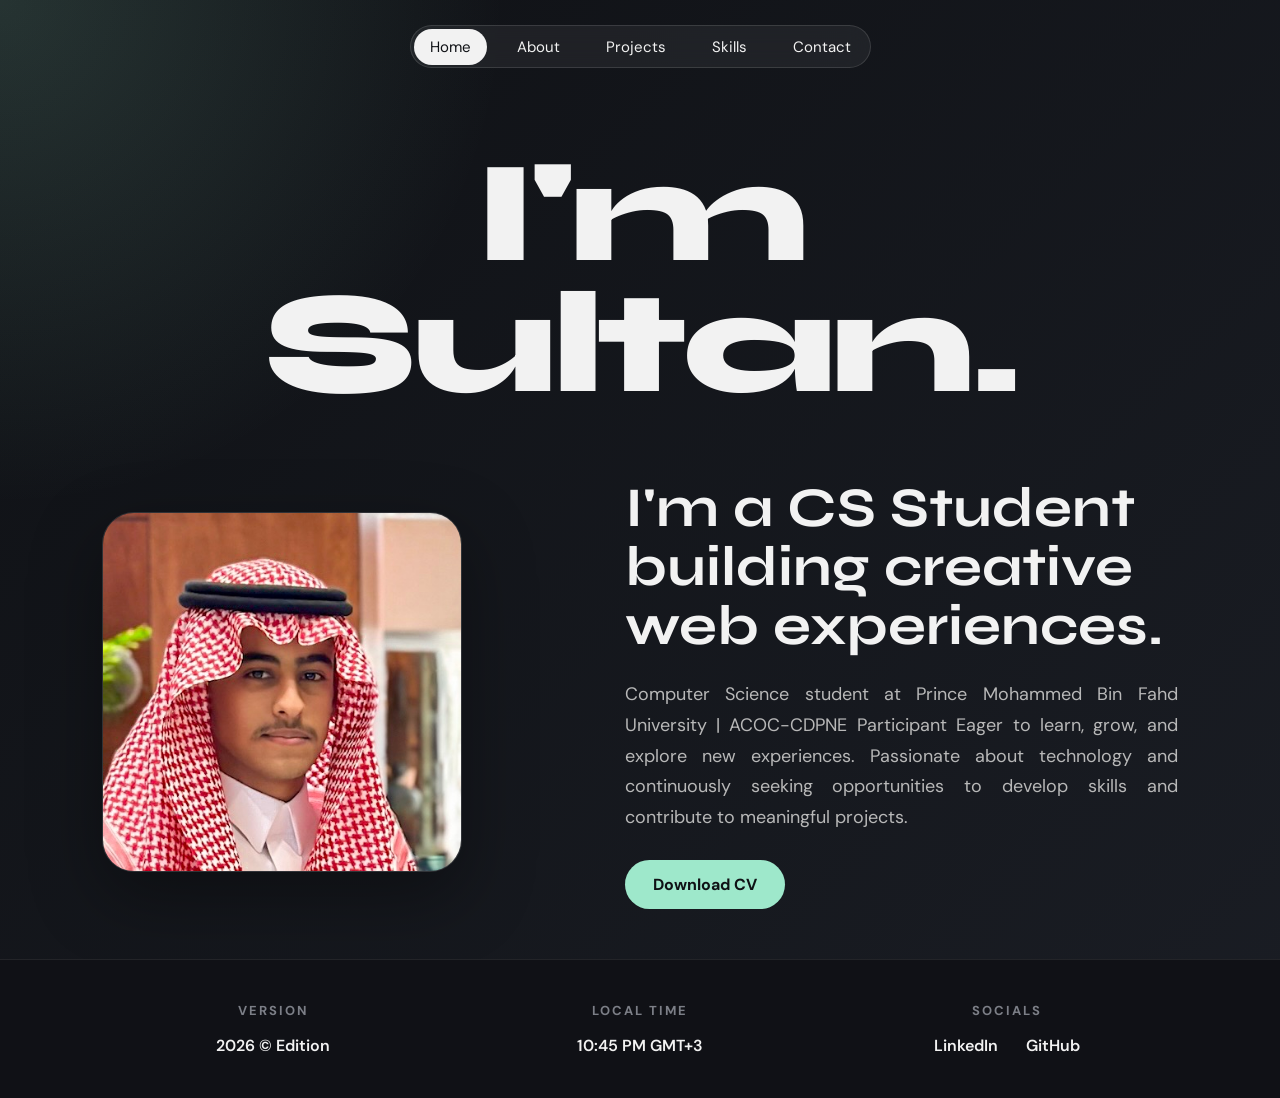
<file: index.html>
<!DOCTYPE html>
<html lang="en">
<head>
  <meta charset="UTF-8">
  <meta name="viewport" content="width=device-width, initial-scale=1.0">
  <title>Sultan Portfolio</title>

  <link rel="stylesheet" href="style.css">
  <script src="script.js" defer></script>

  <link rel="preconnect" href="https://fonts.googleapis.com">
  <link rel="preconnect" href="https://fonts.gstatic.com" crossorigin>
  <link href="https://fonts.googleapis.com/css2?family=Syne:wght@400;600;700;800&family=DM+Sans:wght@300;400;500;700&display=swap" rel="stylesheet">
</head>

<body>
  <nav class="navbar">
    <ul class="nav-links">
      <li><a class="active" href="index.html">Home</a></li>
      <li><a href="about.html">About</a></li>
      <li><a href="projects.html">Projects</a></li>
      <li><a href="skills.html">Skills</a></li>
      <li><a href="contact.html">Contact</a></li>
    </ul>
  </nav>

  <main class="hero">
    <h1 class="big-title">I'm Sultan.</h1>

    <section class="hero-content">
      <div class="hero-image">
        <img src="images/Personal-image-1.JPG" alt="Sultan personal image">
      </div>

      <div class="hero-text">
        <h2>I'm a CS Student building creative web experiences.</h2>
        <p style="text-align: justify;">
          Computer Science student at Prince Mohammed Bin Fahd University | ACOC-CDPNE Participant
Eager to learn, grow, and explore new experiences. Passionate about technology and continuously seeking opportunities to develop skills and contribute to meaningful projects.

        </p>

        <a class="main-btn" href="files/CV.pdf" download>Download CV</a>
      </div>
    </section>
  </main>

  <footer class="footer">
    <div class="footer-box">
      <p class="footer-title">VERSION</p>
      <p class="footer-text">2026 &copy; Edition</p>
    </div>

    <div class="footer-box">
      <p class="footer-title">LOCAL TIME</p>
      <p class="footer-text" id="riyadh-time"></p>
    </div>

    <div class="footer-box">
      <p class="footer-title">SOCIALS</p>
      <div class="social-links">
       <a href="https://www.linkedin.com/in/sultan-j-alshammari" target="_blank">LinkedIn</a>        
        <a href="https://github.com/sultan-platform" target="_blank">GitHub</a>
      </div>
    </div>
  </footer>
</body>
</html>
</file>
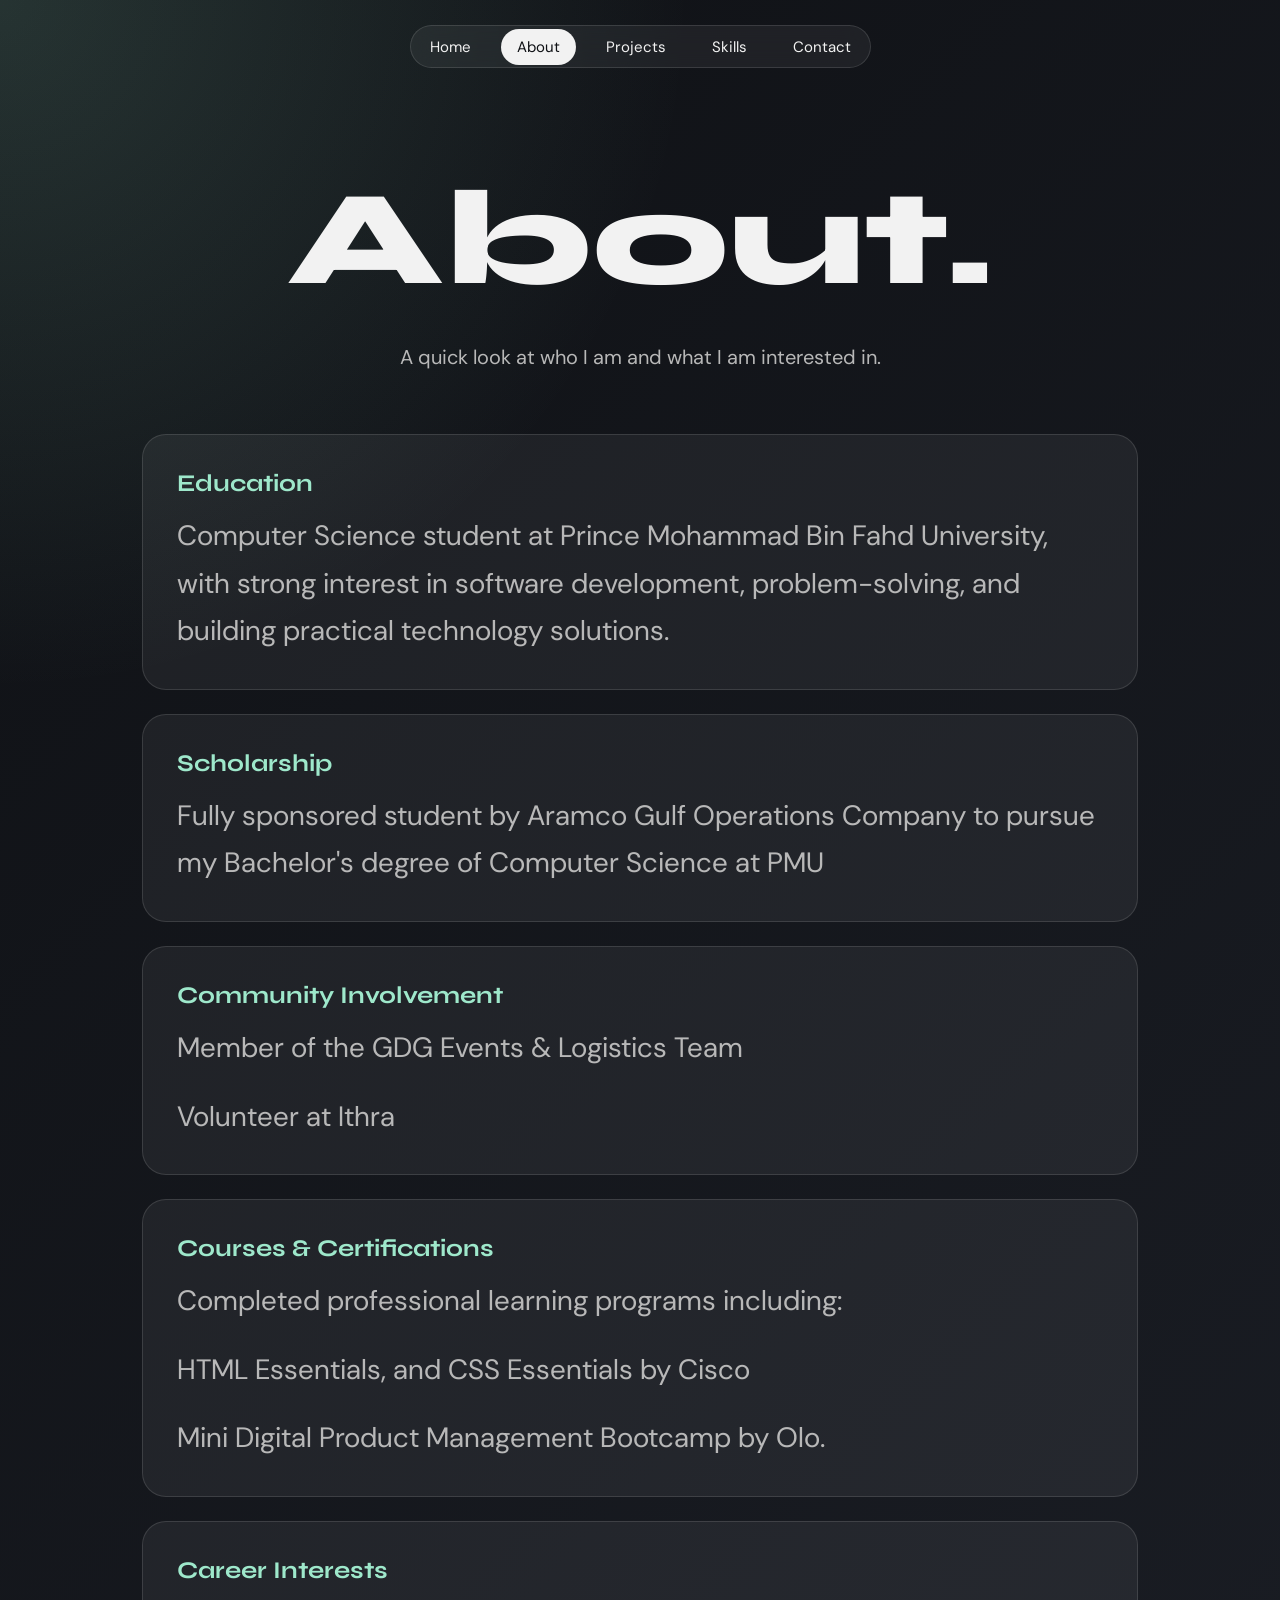
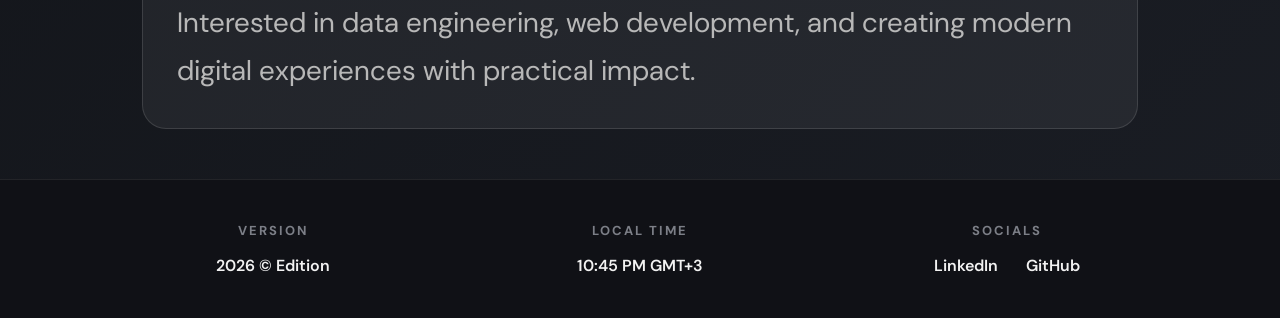
<file: about.html>
<!DOCTYPE html>
<html lang="en">
<head>
  <meta charset="UTF-8">
  <meta name="viewport" content="width=device-width, initial-scale=1.0">
  <title>About | Sultan Portfolio</title>
  <link rel="stylesheet" href="style.css">
  <script src="script.js" defer></script>

  <link rel="preconnect" href="https://fonts.googleapis.com">
  <link rel="preconnect" href="https://fonts.gstatic.com" crossorigin>
  <link href="https://fonts.googleapis.com/css2?family=Syne:wght@400;600;700;800&family=DM+Sans:wght@300;400;500;700&display=swap" rel="stylesheet">
</head>

<body>
  <nav class="navbar">
    <ul class="nav-links">
      <li><a href="index.html">Home</a></li>
      <li><a class="active" href="about.html">About</a></li>
      <li><a href="projects.html">Projects</a></li>
      <li><a href="skills.html">Skills</a></li>
      <li><a href="contact.html">Contact</a></li>
    </ul>
  </nav>

  <main class="page">
    <h1 class="page-title">About.</h1>
    <p class="page-subtitle">A quick look at who I am and what I am interested in.</p>

    <section class="cards">

  <div class="card">

    <h3>Education</h3>

    <p>
      Computer Science student at Prince Mohammad Bin Fahd University, with
      strong interest in software development, problem-solving, and building
      practical technology solutions.
    </p>

  </div>

  <div class="card">

    <h3>Scholarship</h3>

    <p>
      Fully sponsored student by Aramco Gulf Operations Company 
      to pursue my Bachelor's degree of Computer Science at PMU
    </p>

  </div>

  <div class="card">

    <h3>Community Involvement</h3>

    <p>
      Member of the GDG Events & Logistics Team
    </p>
    <br>
    <p>
      Volunteer at Ithra
    </p>

  </div>

  <div class="card">

    <h3>Courses & Certifications</h3>

    <p>
      Completed professional learning programs including:
    </p>
    <br>
    <p>
      HTML Essentials, and CSS Essentials by Cisco
    </p>
    <br>
    <p>
      Mini Digital Product Management Bootcamp by Olo.
    </p>

  </div>

  <div class="card">

    <h3>Career Interests</h3>

    <p>
      Interested in data engineering, web development, and creating
      modern digital experiences with practical impact.
    </p>

  </div>

</section>
  </main>

  <footer class="footer">
    <div class="footer-box">
      <p class="footer-title">VERSION</p>
      <p class="footer-text">2026 &copy; Edition</p>
    </div>

    <div class="footer-box">
      <p class="footer-title">LOCAL TIME</p>
      <p class="footer-text" id="riyadh-time"></p>
    </div>

    <div class="footer-box">
      <p class="footer-title">SOCIALS</p>
      <div class="social-links">
        <a href="https://www.linkedin.com/in/sultan-j-alshammari" target="_blank">LinkedIn</a>        
        <a href="https://github.com/sultan-platform" target="_blank">GitHub</a>
      </div>
    </div>
  </footer>
</body>
</html>
</file>
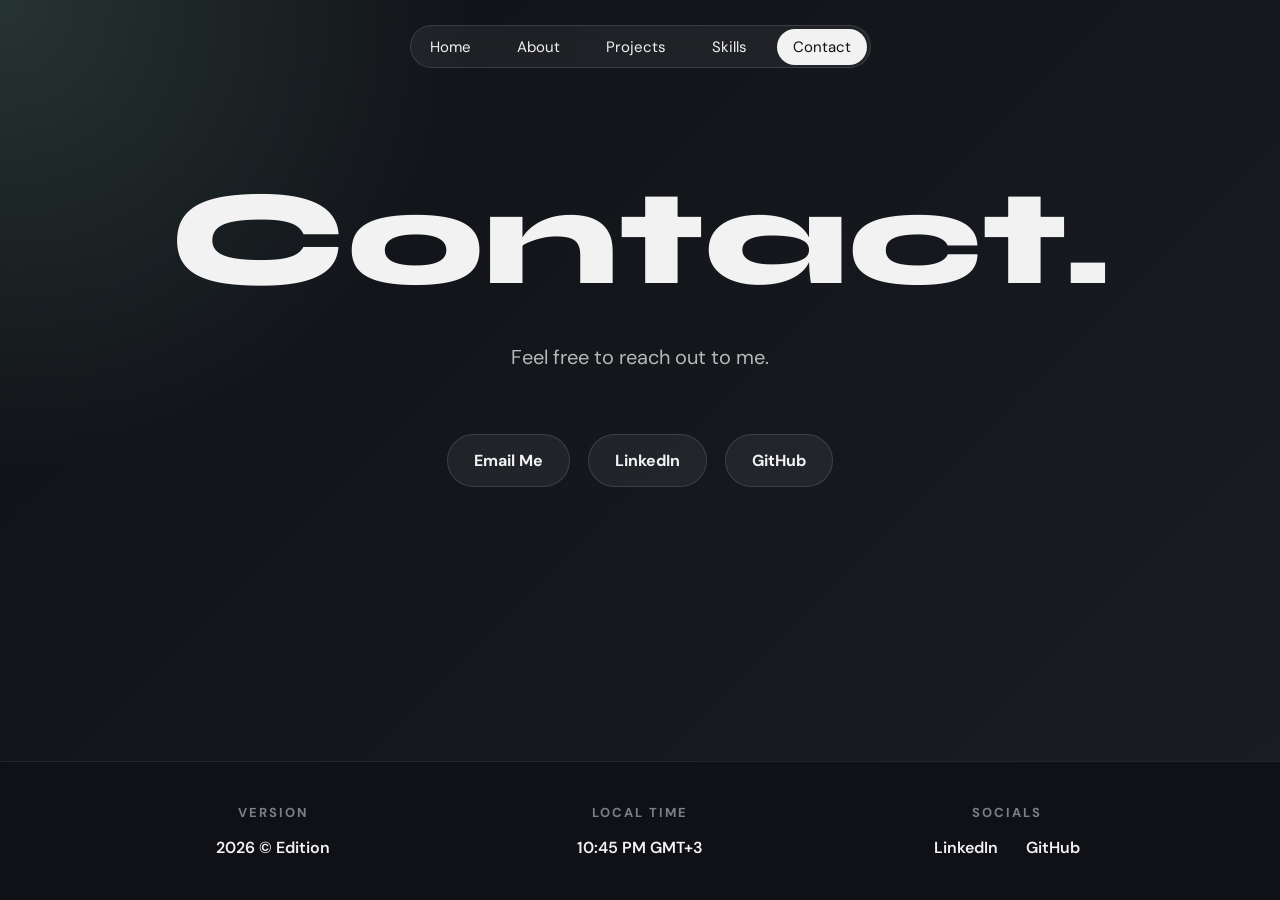
<file: contact.html>
<!DOCTYPE html>
<html lang="en">
<head>
  <meta charset="UTF-8">
  <meta name="viewport" content="width=device-width, initial-scale=1.0">
  <title>Contact | Sultan Portfolio</title>
  <link rel="stylesheet" href="style.css">
  <script src="script.js" defer></script>

  <link rel="preconnect" href="https://fonts.googleapis.com">
  <link rel="preconnect" href="https://fonts.gstatic.com" crossorigin>
  <link href="https://fonts.googleapis.com/css2?family=Syne:wght@400;600;700;800&family=DM+Sans:wght@300;400;500;700&display=swap" rel="stylesheet">
</head>

<body>
  <nav class="navbar">
    <ul class="nav-links">
      <li><a href="index.html">Home</a></li>
      <li><a href="about.html">About</a></li>
      <li><a href="projects.html">Projects</a></li>
      <li><a href="skills.html">Skills</a></li>
      <li><a class="active" href="contact.html">Contact</a></li>
    </ul>
  </nav>

  <main class="page">
    <h1 class="page-title">Contact.</h1>
    <p class="page-subtitle">Feel free to reach out to me.</p>

    <section class="contact-box">
      <a href="mailto:sultan7652@outlook.com">Email Me</a>
      <a href="https://www.linkedin.com/in/sultan-j-alshammari" target="_blank">LinkedIn</a>
      <a href="https://github.com/sultan-platform" target="_blank">GitHub</a>
    </section>
  </main>

  <footer class="footer">
    <div class="footer-box">
      <p class="footer-title">VERSION</p>
      <p class="footer-text">2026 &copy; Edition</p>
    </div>

    <div class="footer-box">
      <p class="footer-title">LOCAL TIME</p>
      <p class="footer-text" id="riyadh-time"></p>
    </div>

    <div class="footer-box">
      <p class="footer-title">SOCIALS</p>
      <div class="social-links">
        <a href="https://www.linkedin.com/in/sultan-j-alshammari" target="_blank">LinkedIn</a>        
        <a href="https://github.com/sultan-platform" target="_blank">GitHub</a>
      </div>
    </div>
  </footer>

</body>
</html>
</file>
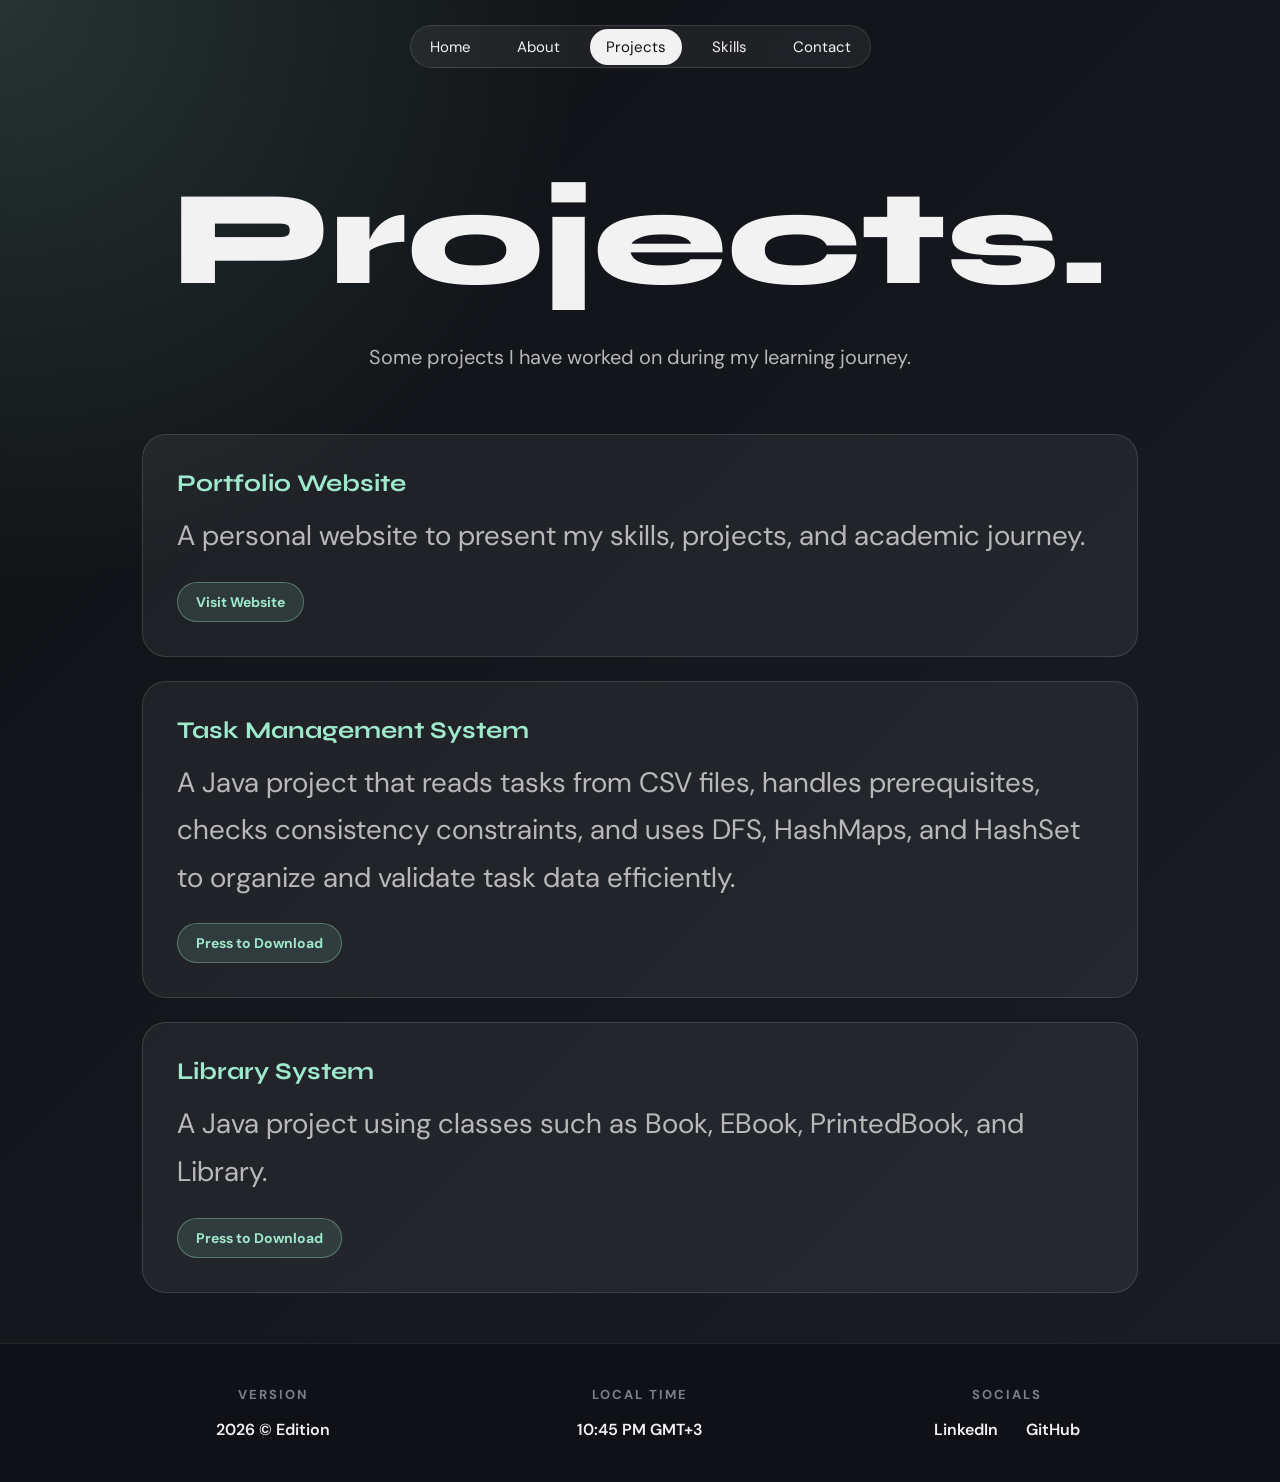
<file: projects.html>
<!DOCTYPE html>
<html lang="en">
<head>
  <meta charset="UTF-8">
  <meta name="viewport" content="width=device-width, initial-scale=1.0">
  <title>Projects | Sultan Portfolio</title>
  <link rel="stylesheet" href="style.css">
  <script src="script.js" defer></script>

  <link rel="preconnect" href="https://fonts.googleapis.com">
  <link rel="preconnect" href="https://fonts.gstatic.com" crossorigin>
  <link href="https://fonts.googleapis.com/css2?family=Syne:wght@400;600;700;800&family=DM+Sans:wght@300;400;500;700&display=swap" rel="stylesheet">
</head>

<body>
  <nav class="navbar">
    <ul class="nav-links">
      <li><a href="index.html">Home</a></li>
      <li><a href="about.html">About</a></li>
      <li><a class="active" href="projects.html">Projects</a></li>
      <li><a href="skills.html">Skills</a></li>
      <li><a href="contact.html">Contact</a></li>
    </ul>
  </nav>

  <main class="page">
    <h1 class="page-title">Projects.</h1>
    <p class="page-subtitle">Some projects I have worked on during my learning journey.</p>

    <section class="cards">
      <div class="card">
        <h3>Portfolio Website</h3>
        <p>A personal website to present my skills, projects, and academic journey.</p>
        <a class="project-download" href="https://sultancv.wordpress.com" target="_blank">Visit Website</a>
      </div>

      <div class="card">
        <h3>Task Management System</h3>
        <p> A Java project that reads tasks from CSV files, handles prerequisites,
            checks consistency constraints, and uses DFS, HashMaps, and HashSet to 
            organize and validate task data efficiently.</p>
        <a class="project-download" href="files/DS-Project.zip" download>Press to Download</a>
      </div>

      <div class="card">
        <h3>Library System</h3>
        <p>A Java project using classes such as Book, EBook, PrintedBook, and Library.</p>
        <a class="project-download" href="files/CSII-project.zip" download>Press to Download</a>
      </div>
    </section>
  </main>

    <footer class="footer">
    <div class="footer-box">
      <p class="footer-title">VERSION</p>
      <p class="footer-text">2026 &copy; Edition</p>
    </div>

    <div class="footer-box">
      <p class="footer-title">LOCAL TIME</p>
      <p class="footer-text" id="riyadh-time"></p>
    </div>

    <div class="footer-box">
      <p class="footer-title">SOCIALS</p>
      <div class="social-links">
        <a href="https://www.linkedin.com/in/sultan-j-alshammari" target="_blank">LinkedIn</a>        
        <a href="https://github.com/sultan-platform" target="_blank">GitHub</a>
      </div>
    </div>
  </footer>
</body>
</html>
</file>
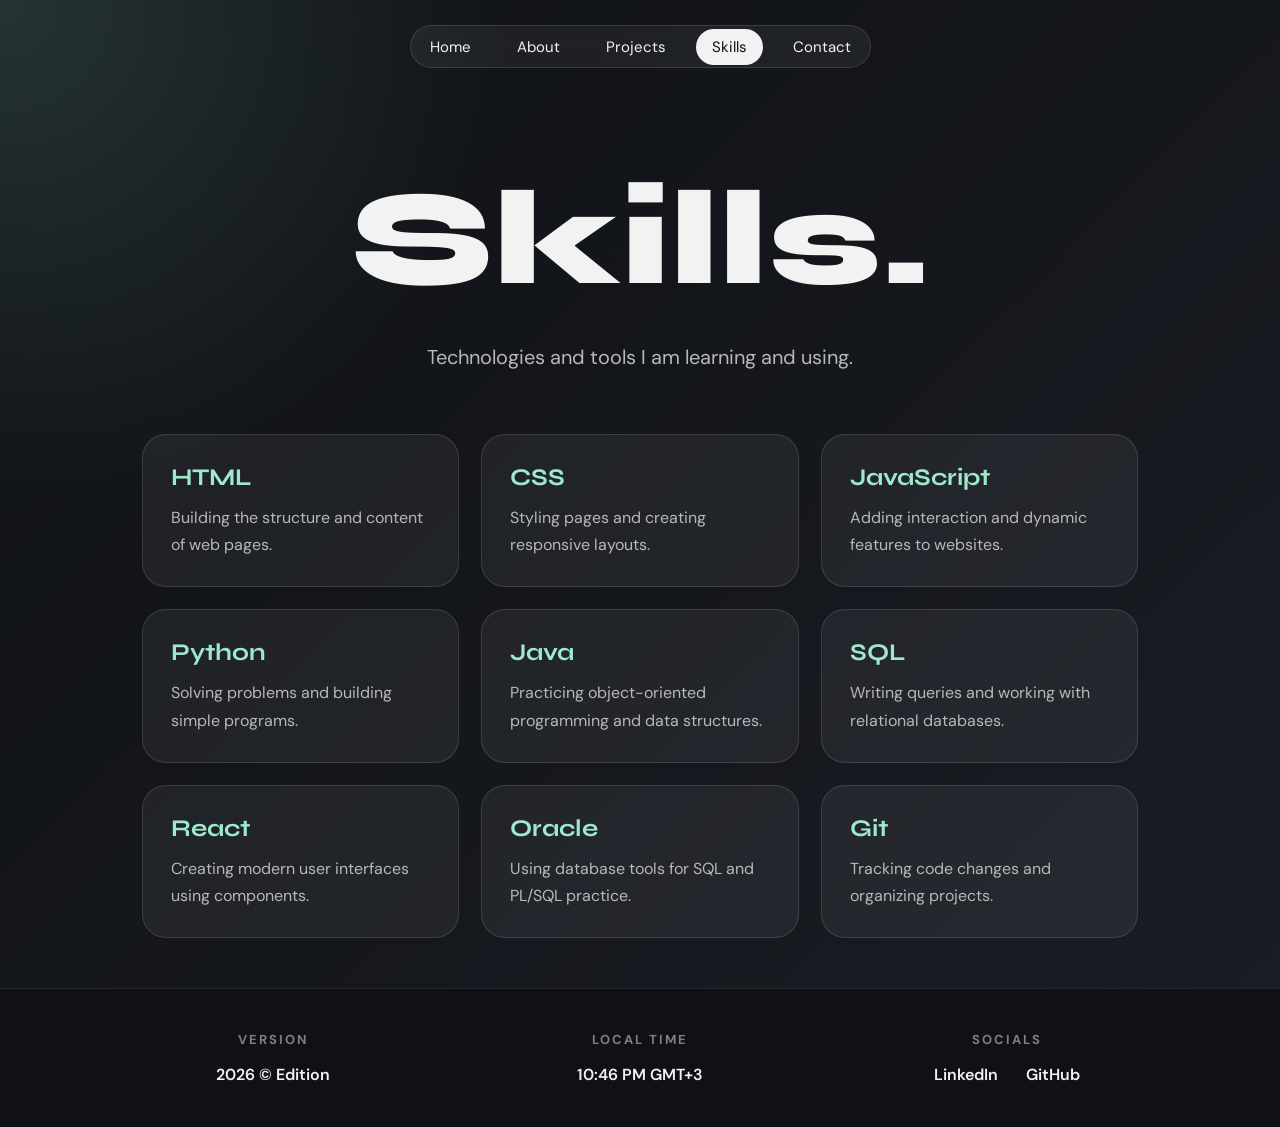
<file: skills.html>
<!DOCTYPE html>
<html lang="en">
<head>
  <meta charset="UTF-8">
  <meta name="viewport" content="width=device-width, initial-scale=1.0">
  <title>Skills | Sultan Portfolio</title>
  <link rel="stylesheet" href="style.css">
  <script src="script.js" defer></script>

  <link rel="preconnect" href="https://fonts.googleapis.com">
  <link rel="preconnect" href="https://fonts.gstatic.com" crossorigin>
  <link href="https://fonts.googleapis.com/css2?family=Syne:wght@400;600;700;800&family=DM+Sans:wght@300;400;500;700&display=swap" rel="stylesheet">
</head>

<body>
  <nav class="navbar">
    <ul class="nav-links">
      <li><a href="index.html">Home</a></li>
      <li><a href="about.html">About</a></li>
      <li><a href="projects.html">Projects</a></li>
      <li><a class="active" href="skills.html">Skills</a></li>
      <li><a href="contact.html">Contact</a></li>
    </ul>
  </nav>

  <main class="page">
    <h1 class="page-title">Skills.</h1>
    <p class="page-subtitle">Technologies and tools I am learning and using.</p>

    <section class="skill-box">
  <div class="skill-card">
    <h3>HTML</h3>
    <p>Building the structure and content of web pages.</p>
  </div>

  <div class="skill-card">
    <h3>CSS</h3>
    <p>Styling pages and creating responsive layouts.</p>
  </div>

  <div class="skill-card">
    <h3>JavaScript</h3>
    <p>Adding interaction and dynamic features to websites.</p>
  </div>

  <div class="skill-card">
    <h3>Python</h3>
    <p>Solving problems and building simple programs.</p>
  </div>

  <div class="skill-card">
    <h3>Java</h3>
    <p>Practicing object-oriented programming and data structures.</p>
  </div>

  <div class="skill-card">
    <h3>SQL</h3>
    <p>Writing queries and working with relational databases.</p>
  </div>

  <div class="skill-card">
    <h3>React</h3>
    <p>Creating modern user interfaces using components.</p>
  </div>

  <div class="skill-card">
    <h3>Oracle</h3>
    <p>Using database tools for SQL and PL/SQL practice.</p>
  </div>

  <div class="skill-card">
    <h3>Git</h3>
    <p>Tracking code changes and organizing projects.</p>
  </div>
</section>
  </main>

  <footer class="footer">
    <div class="footer-box">
      <p class="footer-title">VERSION</p>
      <p class="footer-text">2026 &copy; Edition</p>
    </div>

    <div class="footer-box">
      <p class="footer-title">LOCAL TIME</p>
      <p class="footer-text" id="riyadh-time"></p>
    </div>

    <div class="footer-box">
      <p class="footer-title">SOCIALS</p>
      <div class="social-links">
      <a href="https://www.linkedin.com/in/sultan-j-alshammari" target="_blank">LinkedIn</a>        
      <a href="https://github.com/sultan-platform" target="_blank">GitHub</a>
      </div>
    </div>
  </footer>
</body>
</html>
</file>
<file: style.css>
* {
  margin: 0;
  padding: 0;
  box-sizing: border-box;
}

:root {
  --bg: #0f1115;
  --bg-soft: #171a20;
  --card: rgba(255, 255, 255, 0.06);
  --text: #f2f2f2;
  --muted: #b8b8b8;
  --accent: #9ee8cb;
  --border: rgba(255, 255, 255, 0.12);
}

body {
  min-height: 100vh;
  display: flex;
  flex-direction: column;
  font-family: "DM Sans", sans-serif;
  color: var(--text);
  background:
    radial-gradient(circle at top left, rgba(158, 232, 203, 0.16), transparent 30%),
    linear-gradient(135deg, #0f1115, #1a1d24);
}

main {
  flex: 1;
}

.navbar {
  width: fit-content;
  margin: 25px auto 0;
  padding: 10px 3px;
  border-radius: 50px;
  background: rgba(255, 255, 255, 0.06);
  border: 1px solid var(--border);
  backdrop-filter: blur(12px);
}

.nav-links {
  display: flex;
  gap: 14px;
  list-style: none;
}

.nav-links a {
  color: var(--text);
  text-decoration: none;
  font-size: 15px;
  padding: 8px 16px;
  border-radius: 25px;
  transition: 0.3s;
}

.nav-links a:hover,
.nav-links .active {
  background: var(--text);
  color: var(--bg);
}

.hero {
  padding: 80px 8% 50px;
}

.big-title {
  font-family: "Syne", sans-serif;
  text-align: center;
  font-size: clamp(65px, 12vw, 145px);
  font-weight: 800;
  line-height: 0.9;
  letter-spacing: -5px;
  margin-bottom: 70px;
}

.big-title span,
.page-title span {
  color: var(--accent);
}

.hero-content {
  max-width: 1100px;
  margin: 0 auto;
  display: grid;
  grid-template-columns: 0.9fr 1.1fr;
  align-items: center;
  gap: 70px;
}

.hero-image img {
  width: 100%;
  max-width: 360px;
  aspect-ratio: 1 / 1;
  object-fit: cover;
  border-radius: 32px;
  border: 1px solid var(--border);
  box-shadow: 0 25px 70px rgba(0, 0, 0, 0.35);
}

.hero-text h2 {
  font-family: "Syne", sans-serif;
  font-size: clamp(30px, 5vw, 56px);
  line-height: 1.05;
  margin-bottom: 24px;
}

.hero-text p,
.page-subtitle {
  color: var(--muted);
  font-size: 18px;
  line-height: 1.7;
}

.main-btn {
  display: inline-block;
  margin-top: 28px;
  padding: 14px 28px;
  border-radius: 999px;
  background: var(--accent);
  border-color: #0f1115;
  color: #0f1115;
  text-decoration: none;
  font-weight: 700;
  transition: 0.3s;
}

.main-btn:hover {
  transform: translateY(-4px);
  box-shadow: 0 12px 30px rgba(76, 80, 78, 0.25);
}

.page {
  padding: 90px 8% 50px;
  max-width: 1200px;
  margin: 0 auto;
  text-align: center;
}

.page-title {
  font-family: "Syne", sans-serif;
  font-size: clamp(65px, 12vw, 135px);
  font-weight: 800;
  margin-bottom: 20px;
}

.page-subtitle {
  max-width: 700px;
  margin: 0 auto 60px;
  font-size: 20px;
}

.cards {
  display: grid;
  grid-template-columns: repeat(1, 1fr);
  gap: 24px;
}

.card {
  text-align: left;
  padding: 34px;
  border-radius: 24px;
  background: var(--card);
  border: 1px solid var(--border);
  transition: 0.3s;
}

.card:hover {
  transform: translateY(-6px);
  background: rgba(255, 255, 255, 0.09);
}

.card h3 {
  font-family: "Syne", sans-serif;
  color: var(--accent);
  font-size: 24px;
  margin-bottom: 14px;
}

.card p {
  color: var(--muted);
  line-height: 1.7;
  font-size: 28px;
}

.project-download {
  display: inline-block;
  margin-top: 22px;
  padding: 10px 18px;
  border-radius: 999px;
  background: rgba(158, 232, 203, 0.12);
  border: 1px solid rgba(158, 232, 203, 0.35);
  color: var(--accent);
  font-size: 14px;
  font-weight: 700;
  text-decoration: none;
  transition: 0.3s;

}

.project-download:hover {
  background: var(--accent);
  color: var(--bg);
  transform: translateY(-3px);

}

.skill-box {
  display: flex;
  flex-wrap: wrap;
  justify-content: center;
  gap: 16px;
}

.contact-box a {
  padding: 15px 26px;
  border-radius: 999px;
  background: var(--card);
  border: 1px solid var(--border);
  color: var(--text);
  text-decoration: none;
  font-weight: 700;
  transition: 0.3s;
}

.contact-box a:hover {
  background: var(--accent);
  color: var(--bg);
  transform: translateY(-4px);
}

.skill-box {
  max-width: 1000px;
  margin: 0 auto;
  display: grid;
  grid-template-columns: repeat(3, 1fr);
  gap: 22px;
}

.skill-card {
  text-align: left;
  padding: 28px;
  border-radius: 24px;
  background: var(--card);
  border: 1px solid var(--border);
  transition: 0.3s;
}

.skill-card:hover {
  transform: translateY(-6px);
  background: rgba(255, 255, 255, 0.09);
}

.skill-card h3 {
  font-family: "Syne", sans-serif;
  color: var(--accent);
  font-size: 24px;
  margin-bottom: 12px;
}

.skill-card p {
  color: var(--muted);
  font-size: 16px;
  line-height: 1.7;
}

.contact-box {
  display: flex;
  justify-content: center;
  gap: 18px;
  flex-wrap: wrap;
}

.footer {
  margin-top: auto;
  padding: 42px 8%;
  background: #101116;
  border-top: 1px solid rgba(255, 255, 255, 0.08);
  display: grid;
  grid-template-columns: repeat(3, 1fr);
  align-items: center;
  text-align: center;
  gap: 25px;
}

.footer-title {
  color: #7c7f87;
  font-size: 13px;
  letter-spacing: 2px;
  margin-bottom: 16px;
  font-weight: 700;
}

.footer-text,
.social-links a {
  color: #f2f2f2;
  font-size: 16px;
  font-weight: 600;
  text-decoration: none;
}

.social-links {
  display: flex;
  justify-content: center;
  gap: 28px;
}

.social-links a:hover {
  color: var(--accent);
}

@media (max-width: 768px) {
  .navbar {
    width: 90%;
  }
  .nav-links {
    flex-wrap: wrap;
    justify-content: center;
    gap: 8px;
  }
  .hero {
    padding-top: 55px;
  }
  .big-title {
    letter-spacing: -3px;
    margin-bottom: 45px;
  }
  .hero-content {
    grid-template-columns: 1fr;
    text-align: center;
    gap: 35px;
  }
  .hero-image img {
    max-width: 260px;
  }
  .cards {
    grid-template-columns: 1fr;
  }
  .card {
    text-align: center;
  }
  .footer {
    grid-template-columns: 1fr;
    gap: 30px;
    padding: 38px 6%;
  }
}
</file>
